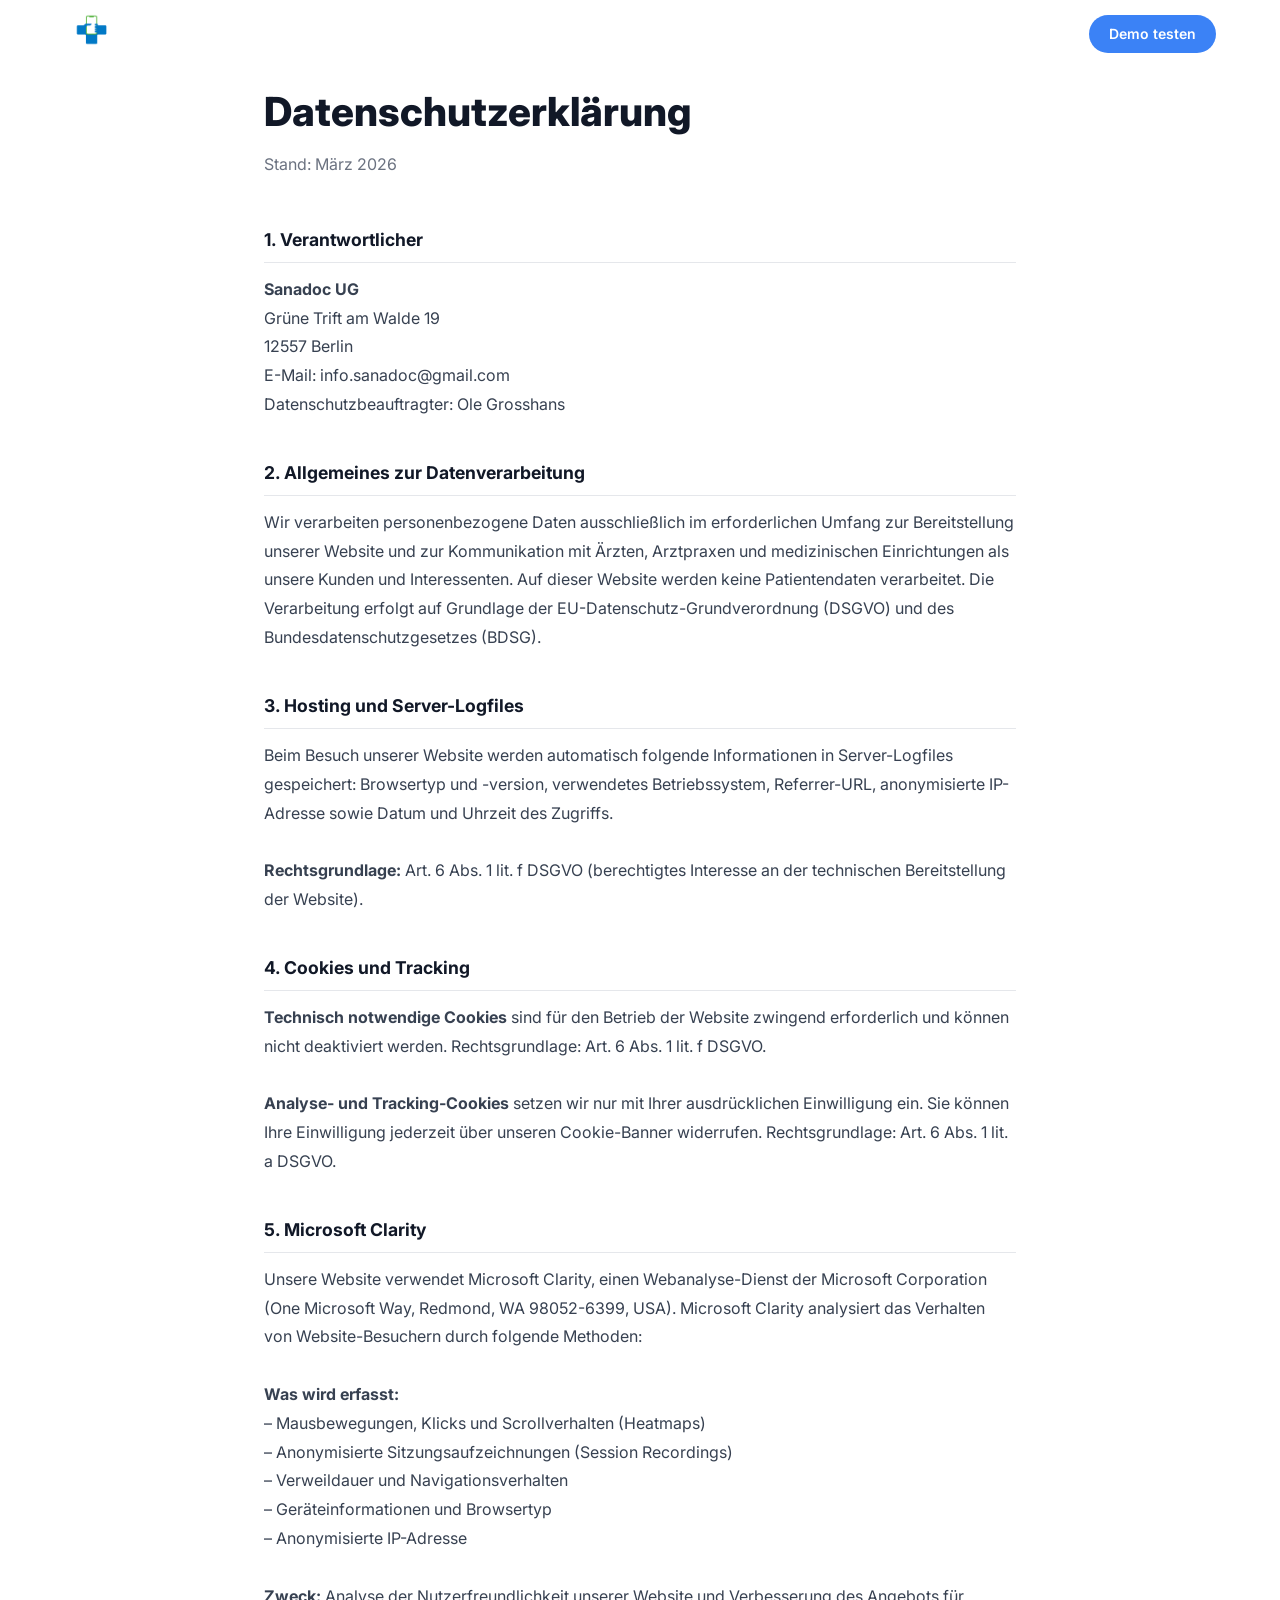
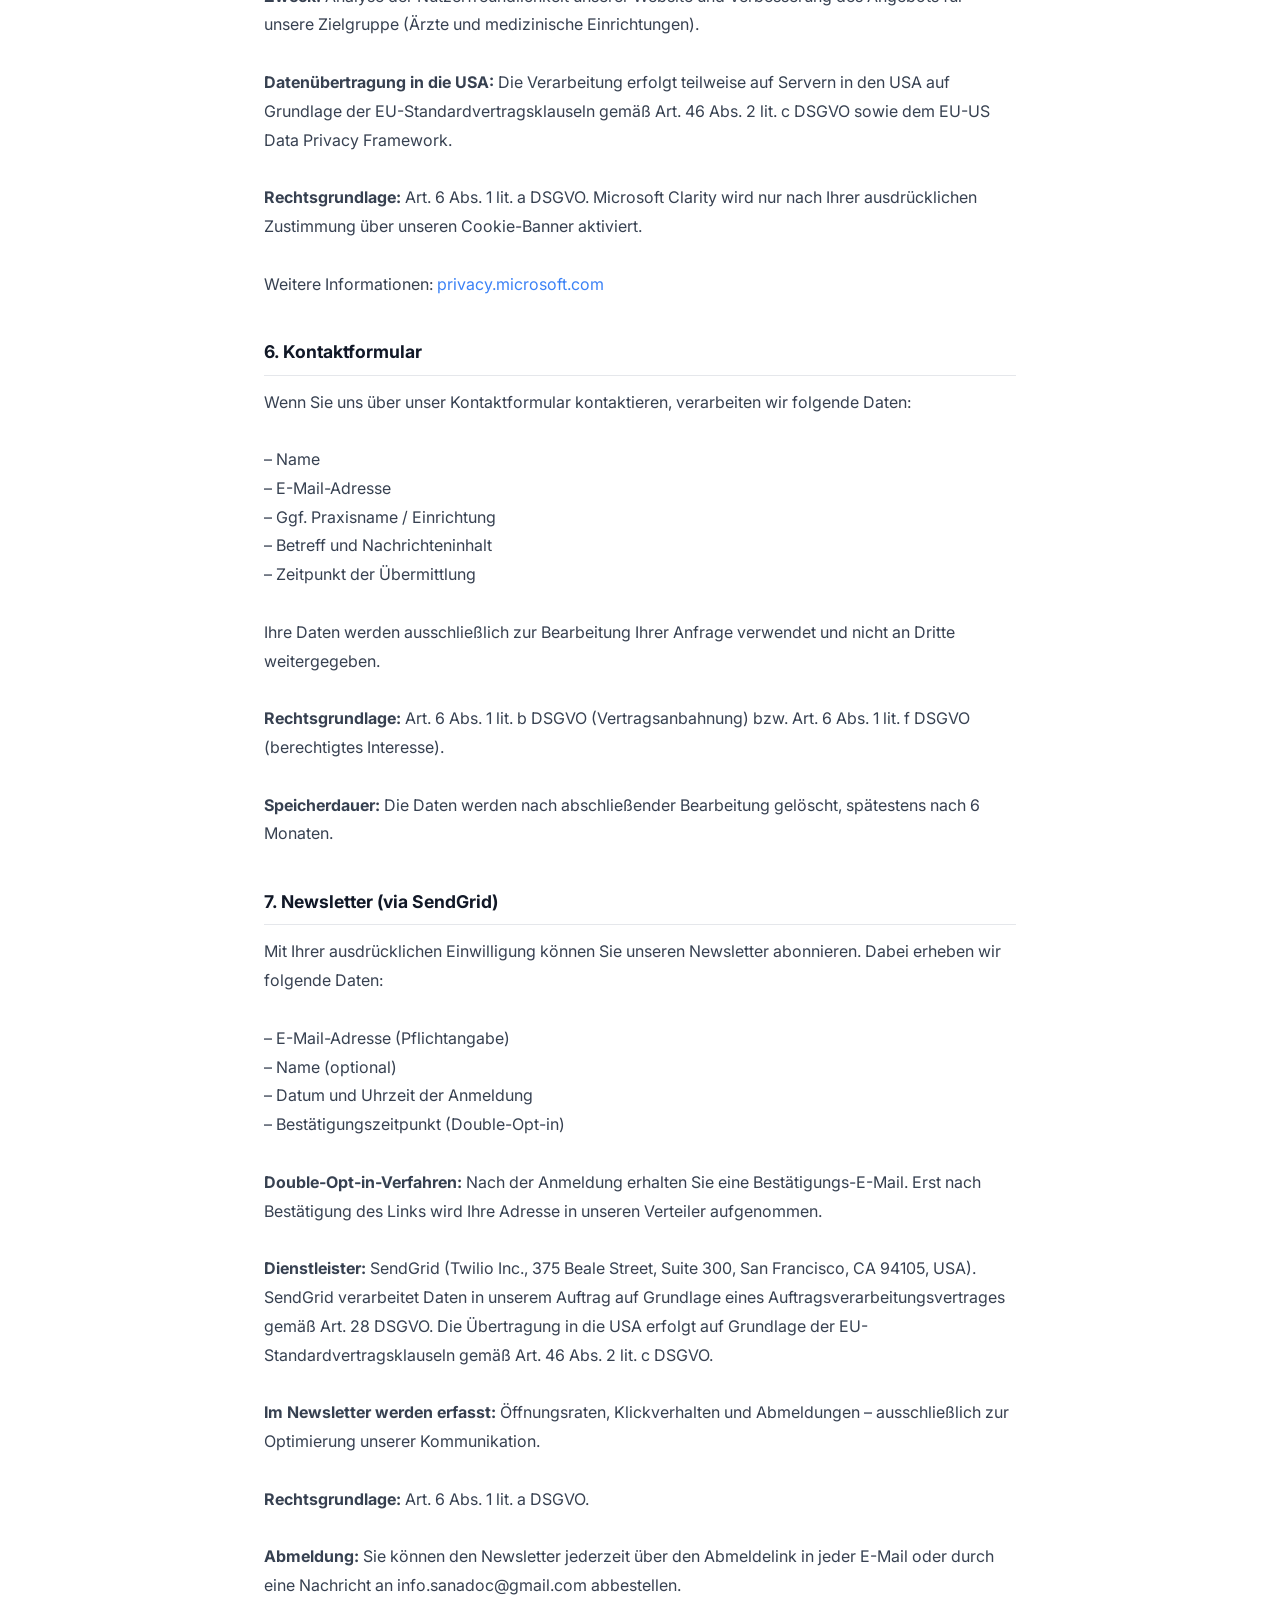
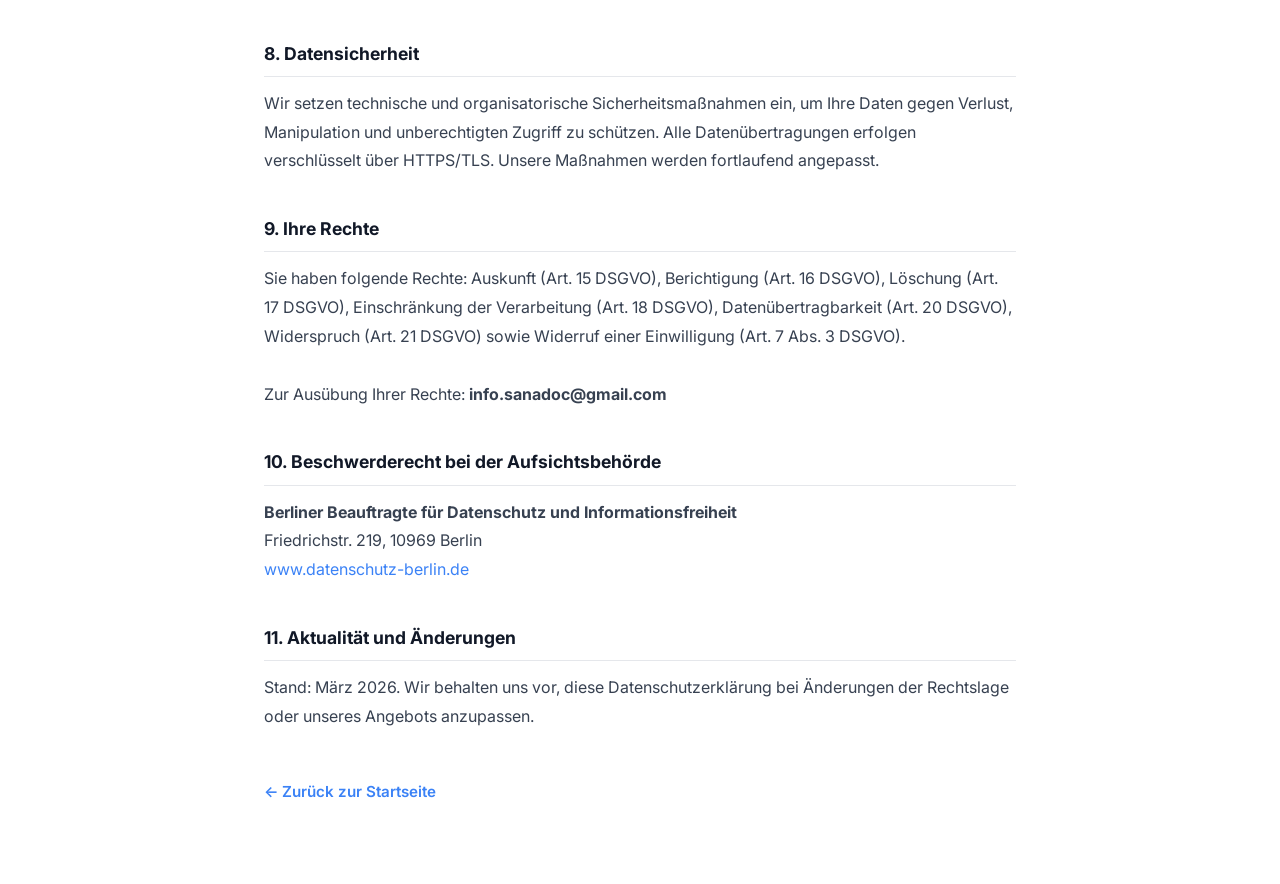
<file: datenschutz.html>
<!DOCTYPE html>
<html lang="de">
<head>
  <meta charset="UTF-8" />
  <meta name="viewport" content="width=device-width, initial-scale=1.0" />
  <title>Datenschutzerklärung – Sanadoc</title>
  <link rel="preconnect" href="https://fonts.googleapis.com" />
  <link rel="preconnect" href="https://fonts.gstatic.com" crossorigin />
  <link href="https://fonts.googleapis.com/css2?family=Inter:wght@400;500;600;700;800&display=swap" rel="stylesheet" />
  <link rel="stylesheet" href="css/reset.css" />
  <link rel="stylesheet" href="css/variables.css" />
  <link rel="stylesheet" href="css/styles.css" />
</head>
<body>

  <!-- NAVBAR -->
  <header class="navbar" id="navbar">
    <div class="navbar__inner">
      <a href="index.html" class="navbar__logo" aria-label="Sanadoc Startseite">
        <img src="assets/images/Logo%20Transparent.png"
             alt="Sanadoc Logo" class="logo-icon" />
        <span class="logo-text">Sanadoc</span>
      </a>
      <nav class="navbar__nav" aria-label="Hauptnavigation">
        <a href="index.html#produkt" class="navbar__link">Produkt</a>
        <a href="index.html#preise" class="navbar__link">Preise</a>
        <a href="index.html#rechner" class="navbar__link">Rechner</a>
        <a href="index.html#datenschutz" class="navbar__link">Datenschutz</a>
        <a href="index.html#ueber-uns" class="navbar__link">Über uns</a>
        <a href="index.html#faq" class="navbar__link">FAQ</a>
      </nav>
      <div class="navbar__actions">
        <a href="index.html#kontakt" class="btn btn--primary btn--sm">
          Demo testen
        </a>
      </div>
    </div>
  </header>

  <main>
    <section style="max-width:800px; margin:0 auto; padding:80px 24px;">

      <h1 style="font-size:2.5rem; font-weight:800; color:#111827;
                 margin-bottom:8px;">Datenschutzerklärung</h1>
      <p style="color:#6B7280; margin-bottom:48px;">
        Stand: März 2026
      </p>

      <div style="display:flex; flex-direction:column; gap:40px;">

        <div>
          <h2 style="font-size:1.1rem; font-weight:700; color:#111827;
                     margin-bottom:12px; padding-bottom:8px;
                     border-bottom:1px solid #E5E7EB;">
            1. Verantwortlicher
          </h2>
          <p style="color:#374151; line-height:1.8;">
            <strong>Sanadoc UG</strong><br/>
            Grüne Trift am Walde 19<br/>
            12557 Berlin<br/>
            E-Mail: info.sanadoc@gmail.com<br/>
            Datenschutzbeauftragter: Ole Grosshans
          </p>
        </div>

        <div>
          <h2 style="font-size:1.1rem; font-weight:700; color:#111827;
                     margin-bottom:12px; padding-bottom:8px;
                     border-bottom:1px solid #E5E7EB;">
            2. Allgemeines zur Datenverarbeitung
          </h2>
          <p style="color:#374151; line-height:1.8;">
            Wir verarbeiten personenbezogene Daten ausschließlich im erforderlichen Umfang zur Bereitstellung unserer Website und zur Kommunikation mit Ärzten, Arztpraxen und medizinischen Einrichtungen als unsere Kunden und Interessenten. Auf dieser Website werden keine Patientendaten verarbeitet. Die Verarbeitung erfolgt auf Grundlage der EU-Datenschutz-Grundverordnung (DSGVO) und des Bundesdatenschutzgesetzes (BDSG).
          </p>
        </div>

        <div>
          <h2 style="font-size:1.1rem; font-weight:700; color:#111827;
                     margin-bottom:12px; padding-bottom:8px;
                     border-bottom:1px solid #E5E7EB;">
            3. Hosting und Server-Logfiles
          </h2>
          <p style="color:#374151; line-height:1.8;">
            Beim Besuch unserer Website werden automatisch folgende Informationen in Server-Logfiles gespeichert: Browsertyp und -version, verwendetes Betriebssystem, Referrer-URL, anonymisierte IP-Adresse sowie Datum und Uhrzeit des Zugriffs.<br/><br/>
            <strong>Rechtsgrundlage:</strong> Art. 6 Abs. 1 lit. f DSGVO (berechtigtes Interesse an der technischen Bereitstellung der Website).
          </p>
        </div>

        <div>
          <h2 style="font-size:1.1rem; font-weight:700; color:#111827;
                     margin-bottom:12px; padding-bottom:8px;
                     border-bottom:1px solid #E5E7EB;">
            4. Cookies und Tracking
          </h2>
          <p style="color:#374151; line-height:1.8;">
            <strong>Technisch notwendige Cookies</strong> sind für den Betrieb der Website zwingend erforderlich und können nicht deaktiviert werden. Rechtsgrundlage: Art. 6 Abs. 1 lit. f DSGVO.<br/><br/>
            <strong>Analyse- und Tracking-Cookies</strong> setzen wir nur mit Ihrer ausdrücklichen Einwilligung ein. Sie können Ihre Einwilligung jederzeit über unseren Cookie-Banner widerrufen. Rechtsgrundlage: Art. 6 Abs. 1 lit. a DSGVO.
          </p>
        </div>

        <div>
          <h2 style="font-size:1.1rem; font-weight:700; color:#111827;
                     margin-bottom:12px; padding-bottom:8px;
                     border-bottom:1px solid #E5E7EB;">
            5. Microsoft Clarity
          </h2>
          <p style="color:#374151; line-height:1.8;">
            Unsere Website verwendet Microsoft Clarity, einen Webanalyse-Dienst der Microsoft Corporation (One Microsoft Way, Redmond, WA 98052-6399, USA). Microsoft Clarity analysiert das Verhalten von Website-Besuchern durch folgende Methoden:<br/><br/>
            <strong>Was wird erfasst:</strong><br/>
            – Mausbewegungen, Klicks und Scrollverhalten (Heatmaps)<br/>
            – Anonymisierte Sitzungsaufzeichnungen (Session Recordings)<br/>
            – Verweildauer und Navigationsverhalten<br/>
            – Geräteinformationen und Browsertyp<br/>
            – Anonymisierte IP-Adresse<br/><br/>
            <strong>Zweck:</strong> Analyse der Nutzerfreundlichkeit unserer Website und Verbesserung des Angebots für unsere Zielgruppe (Ärzte und medizinische Einrichtungen).<br/><br/>
            <strong>Datenübertragung in die USA:</strong> Die Verarbeitung erfolgt teilweise auf Servern in den USA auf Grundlage der EU-Standardvertragsklauseln gemäß Art. 46 Abs. 2 lit. c DSGVO sowie dem EU-US Data Privacy Framework.<br/><br/>
            <strong>Rechtsgrundlage:</strong> Art. 6 Abs. 1 lit. a DSGVO. Microsoft Clarity wird nur nach Ihrer ausdrücklichen Zustimmung über unseren Cookie-Banner aktiviert.<br/><br/>
            Weitere Informationen: <a href="https://privacy.microsoft.com/de-de/privacystatement" style="color:#3B82F6;">privacy.microsoft.com</a>
          </p>
        </div>

        <div>
          <h2 style="font-size:1.1rem; font-weight:700; color:#111827;
                     margin-bottom:12px; padding-bottom:8px;
                     border-bottom:1px solid #E5E7EB;">
            6. Kontaktformular
          </h2>
          <p style="color:#374151; line-height:1.8;">
            Wenn Sie uns über unser Kontaktformular kontaktieren, verarbeiten wir folgende Daten:<br/><br/>
            – Name<br/>
            – E-Mail-Adresse<br/>
            – Ggf. Praxisname / Einrichtung<br/>
            – Betreff und Nachrichteninhalt<br/>
            – Zeitpunkt der Übermittlung<br/><br/>
            Ihre Daten werden ausschließlich zur Bearbeitung Ihrer Anfrage verwendet und nicht an Dritte weitergegeben.<br/><br/>
            <strong>Rechtsgrundlage:</strong> Art. 6 Abs. 1 lit. b DSGVO (Vertragsanbahnung) bzw. Art. 6 Abs. 1 lit. f DSGVO (berechtigtes Interesse).<br/><br/>
            <strong>Speicherdauer:</strong> Die Daten werden nach abschließender Bearbeitung gelöscht, spätestens nach 6 Monaten.
          </p>
        </div>

        <div>
          <h2 style="font-size:1.1rem; font-weight:700; color:#111827;
                     margin-bottom:12px; padding-bottom:8px;
                     border-bottom:1px solid #E5E7EB;">
            7. Newsletter (via SendGrid)
          </h2>
          <p style="color:#374151; line-height:1.8;">
            Mit Ihrer ausdrücklichen Einwilligung können Sie unseren Newsletter abonnieren. Dabei erheben wir folgende Daten:<br/><br/>
            – E-Mail-Adresse (Pflichtangabe)<br/>
            – Name (optional)<br/>
            – Datum und Uhrzeit der Anmeldung<br/>
            – Bestätigungszeitpunkt (Double-Opt-in)<br/><br/>
            <strong>Double-Opt-in-Verfahren:</strong> Nach der Anmeldung erhalten Sie eine Bestätigungs-E-Mail. Erst nach Bestätigung des Links wird Ihre Adresse in unseren Verteiler aufgenommen.<br/><br/>
            <strong>Dienstleister:</strong> SendGrid (Twilio Inc., 375 Beale Street, Suite 300, San Francisco, CA 94105, USA). SendGrid verarbeitet Daten in unserem Auftrag auf Grundlage eines Auftragsverarbeitungsvertrages gemäß Art. 28 DSGVO. Die Übertragung in die USA erfolgt auf Grundlage der EU-Standardvertragsklauseln gemäß Art. 46 Abs. 2 lit. c DSGVO.<br/><br/>
            <strong>Im Newsletter werden erfasst:</strong> Öffnungsraten, Klickverhalten und Abmeldungen – ausschließlich zur Optimierung unserer Kommunikation.<br/><br/>
            <strong>Rechtsgrundlage:</strong> Art. 6 Abs. 1 lit. a DSGVO.<br/><br/>
            <strong>Abmeldung:</strong> Sie können den Newsletter jederzeit über den Abmeldelink in jeder E-Mail oder durch eine Nachricht an info.sanadoc@gmail.com abbestellen.
          </p>
        </div>

        <div>
          <h2 style="font-size:1.1rem; font-weight:700; color:#111827;
                     margin-bottom:12px; padding-bottom:8px;
                     border-bottom:1px solid #E5E7EB;">
            8. Datensicherheit
          </h2>
          <p style="color:#374151; line-height:1.8;">
            Wir setzen technische und organisatorische Sicherheitsmaßnahmen ein, um Ihre Daten gegen Verlust, Manipulation und unberechtigten Zugriff zu schützen. Alle Datenübertragungen erfolgen verschlüsselt über HTTPS/TLS. Unsere Maßnahmen werden fortlaufend angepasst.
          </p>
        </div>

        <div>
          <h2 style="font-size:1.1rem; font-weight:700; color:#111827;
                     margin-bottom:12px; padding-bottom:8px;
                     border-bottom:1px solid #E5E7EB;">
            9. Ihre Rechte
          </h2>
          <p style="color:#374151; line-height:1.8;">
            Sie haben folgende Rechte: Auskunft (Art. 15 DSGVO), Berichtigung (Art. 16 DSGVO), Löschung (Art. 17 DSGVO), Einschränkung der Verarbeitung (Art. 18 DSGVO), Datenübertragbarkeit (Art. 20 DSGVO), Widerspruch (Art. 21 DSGVO) sowie Widerruf einer Einwilligung (Art. 7 Abs. 3 DSGVO).<br/><br/>
            Zur Ausübung Ihrer Rechte: <strong>info.sanadoc@gmail.com</strong>
          </p>
        </div>

        <div>
          <h2 style="font-size:1.1rem; font-weight:700; color:#111827;
                     margin-bottom:12px; padding-bottom:8px;
                     border-bottom:1px solid #E5E7EB;">
            10. Beschwerderecht bei der Aufsichtsbehörde
          </h2>
          <p style="color:#374151; line-height:1.8;">
            <strong>Berliner Beauftragte für Datenschutz und Informationsfreiheit</strong><br/>
            Friedrichstr. 219, 10969 Berlin<br/>
            <a href="https://www.datenschutz-berlin.de" style="color:#3B82F6;">www.datenschutz-berlin.de</a>
          </p>
        </div>

        <div>
          <h2 style="font-size:1.1rem; font-weight:700; color:#111827;
                     margin-bottom:12px; padding-bottom:8px;
                     border-bottom:1px solid #E5E7EB;">
            11. Aktualität und Änderungen
          </h2>
          <p style="color:#374151; line-height:1.8;">
            Stand: März 2026. Wir behalten uns vor, diese Datenschutzerklärung bei Änderungen der Rechtslage oder unseres Angebots anzupassen.
          </p>
        </div>

      </div>

      <div style="margin-top:48px;">
        <a href="index.html"
           style="display:inline-flex; align-items:center; gap:8px;
                  color:#3B82F6; font-weight:600; text-decoration:none;
                  font-size:0.95rem;">
          ← Zurück zur Startseite
        </a>
      </div>

    </section>
  </main>

  <script src="js/main.js"></script>
</body>
</html>
</file>
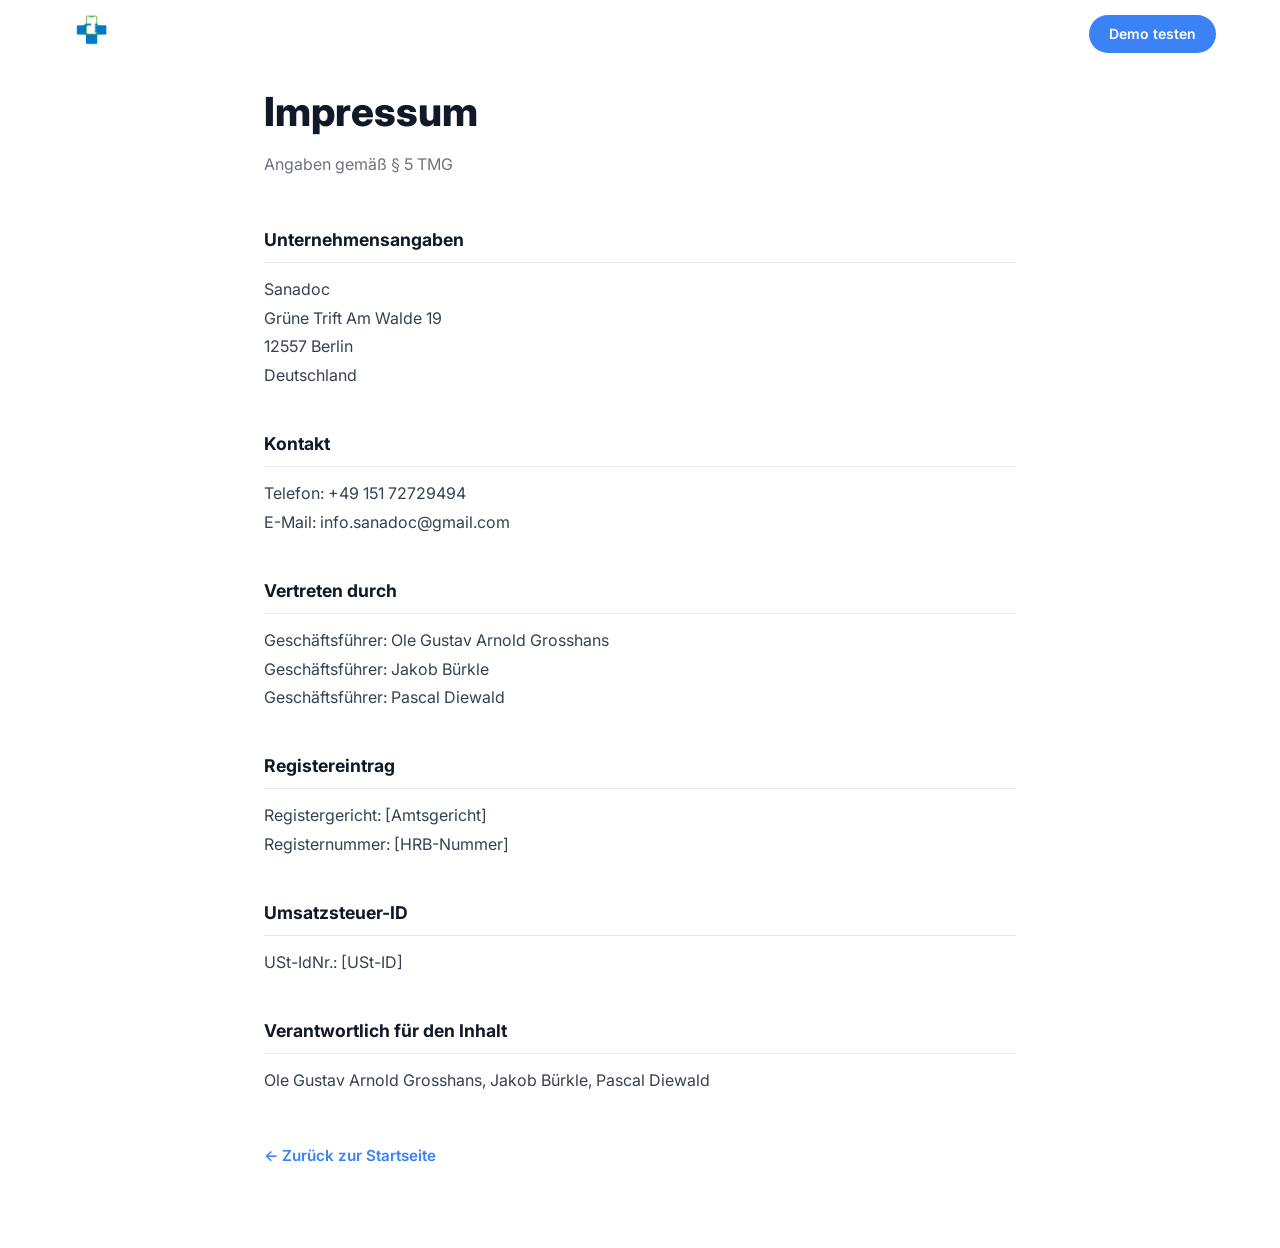
<file: impressum.html>
<!DOCTYPE html>
<html lang="de">
<head>
  <meta charset="UTF-8" />
  <meta name="viewport" content="width=device-width, initial-scale=1.0" />
  <title>Impressum – Sanadoc</title>
  <link rel="preconnect" href="https://fonts.googleapis.com" />
  <link rel="preconnect" href="https://fonts.gstatic.com" crossorigin />
  <link href="https://fonts.googleapis.com/css2?family=Inter:wght@400;500;600;700;800&display=swap" rel="stylesheet" />
  <link rel="stylesheet" href="css/reset.css" />
  <link rel="stylesheet" href="css/variables.css" />
  <link rel="stylesheet" href="css/styles.css" />
</head>
<body>

  <!-- NAVBAR (identisch zur index.html) -->
  <header class="navbar" id="navbar">
    <div class="navbar__inner">
      <a href="index.html" class="navbar__logo" aria-label="Sanadoc Startseite">
        <img src="assets/images/Logo%20Transparent.png"
             alt="Sanadoc Logo" class="logo-icon" />
        <span class="logo-text">Sanadoc</span>
      </a>
      <nav class="navbar__nav" aria-label="Hauptnavigation">
        <a href="index.html#produkt" class="navbar__link">Produkt</a>
        <a href="index.html#preise" class="navbar__link">Preise</a>
        <a href="index.html#rechner" class="navbar__link">Rechner</a>
        <a href="index.html#datenschutz" class="navbar__link">Datenschutz</a>
        <a href="index.html#ueber-uns" class="navbar__link">Über uns</a>
        <a href="index.html#faq" class="navbar__link">FAQ</a>
      </nav>
      <div class="navbar__actions">
        <a href="index.html#kontakt" class="btn btn--primary btn--sm">
          Demo testen
        </a>
      </div>
    </div>
  </header>

  <main>
    <section style="max-width:800px; margin:0 auto; padding:80px 24px;">

      <h1 style="font-size:2.5rem; font-weight:800; color:#111827;
                 margin-bottom:8px;">Impressum</h1>
      <p style="color:#6B7280; margin-bottom:48px;">
        Angaben gemäß § 5 TMG
      </p>

      <div style="display:flex; flex-direction:column; gap:40px;">

        <div>
          <h2 style="font-size:1.1rem; font-weight:700; color:#111827;
                     margin-bottom:12px; padding-bottom:8px;
                     border-bottom:1px solid #E5E7EB;">
            Unternehmensangaben
          </h2>
          <p style="color:#374151; line-height:1.8;">
            Sanadoc<br/>
            Grüne Trift Am Walde 19<br/>
            12557 Berlin<br/>
            Deutschland
          </p>
        </div>

        <div>
          <h2 style="font-size:1.1rem; font-weight:700; color:#111827;
                     margin-bottom:12px; padding-bottom:8px;
                     border-bottom:1px solid #E5E7EB;">
            Kontakt
          </h2>
          <p style="color:#374151; line-height:1.8;">
            Telefon: +49 151 72729494<br/>
            E-Mail: info.sanadoc@gmail.com
          </p>
        </div>

        <div>
          <h2 style="font-size:1.1rem; font-weight:700; color:#111827;
                     margin-bottom:12px; padding-bottom:8px;
                     border-bottom:1px solid #E5E7EB;">
            Vertreten durch
          </h2>
          <p style="color:#374151; line-height:1.8;">
            Geschäftsführer: Ole Gustav Arnold Grosshans<br/>
            Geschäftsführer: Jakob Bürkle<br/>
            Geschäftsführer: Pascal Diewald
          </p>
        </div>

        <div>
          <h2 style="font-size:1.1rem; font-weight:700; color:#111827;
                     margin-bottom:12px; padding-bottom:8px;
                     border-bottom:1px solid #E5E7EB;">
            Registereintrag
          </h2>
          <p style="color:#374151; line-height:1.8;">
            Registergericht: [Amtsgericht]<br/>
            Registernummer: [HRB-Nummer]
          </p>
        </div>

        <div>
          <h2 style="font-size:1.1rem; font-weight:700; color:#111827;
                     margin-bottom:12px; padding-bottom:8px;
                     border-bottom:1px solid #E5E7EB;">
            Umsatzsteuer-ID
          </h2>
          <p style="color:#374151; line-height:1.8;">
            USt-IdNr.: [USt-ID]
          </p>
        </div>

        <div>
          <h2 style="font-size:1.1rem; font-weight:700; color:#111827;
                     margin-bottom:12px; padding-bottom:8px;
                     border-bottom:1px solid #E5E7EB;">
            Verantwortlich für den Inhalt
          </h2>
          <p style="color:#374151; line-height:1.8;">
            Ole Gustav Arnold Grosshans, Jakob Bürkle, Pascal Diewald
          </p>
        </div>

      </div>

      <div style="margin-top:48px;">
        <a href="index.html"
           style="display:inline-flex; align-items:center; gap:8px;
                  color:#3B82F6; font-weight:600; text-decoration:none;
                  font-size:0.95rem;">
          ← Zurück zur Startseite
        </a>
      </div>

    </section>
  </main>

  <script src="js/main.js"></script>
</body>
</html>
</file>
<file: css/variables.css>
/* ============================================
   DESIGN TOKENS — Sanadoc
   ============================================ */

:root {
  /* Colors */
  --color-primary: #3B82F6;
  --color-primary-dark: #2563EB;
  --color-primary-light: #EFF6FF;
  --color-bg: #FFFFFF;
  --color-bg-section: #EEF4FB;
  --color-text: #111827;
  --color-text-muted: #6B7280;
  --color-border: #E5E7EB;
  --color-star: #F59E0B;

  /* Typography */
  --font-family: 'Inter', sans-serif;
  --font-size-xs: 0.75rem;
  --font-size-sm: 0.875rem;
  --font-size-base: 1rem;
  --font-size-lg: 1.125rem;
  --font-size-xl: 1.25rem;
  --font-size-2xl: 1.5rem;
  --font-size-3xl: 1.875rem;
  --font-size-4xl: 2.25rem;
  --font-size-5xl: 3rem;
  --font-size-hero: clamp(2.2rem, 5vw, 3.5rem);

  /* Font Weights */
  --font-weight-normal: 400;
  --font-weight-medium: 500;
  --font-weight-semibold: 600;
  --font-weight-bold: 700;
  --font-weight-extrabold: 800;

  /* Border Radius */
  --radius-sm: 6px;
  --radius-md: 12px;
  --radius-lg: 20px;
  --radius-full: 9999px;

  /* Shadows */
  --shadow-sm: 0 1px 3px rgba(0,0,0,0.08);
  --shadow-md: 0 4px 16px rgba(0,0,0,0.10);
  --shadow-lg: 0 8px 32px rgba(0,0,0,0.12);

  /* Transitions */
  --transition: 0.2s ease;

  /* Layout */
  --max-width: 1200px;
  --section-padding: 80px 24px;
}
</file>
<file: css/styles.css>
/* ============================================
   STYLES.CSS — Sanadoc
   ============================================ */

/* ---------- Logo ---------- */
.logo-icon {
  width: 56px;
  height: 56px;
  object-fit: contain;
  display: block;
}

/* ---------- Base ---------- */
body {
  font-family: var(--font-family);
  background-color: var(--color-bg);
  color: var(--color-text);
  font-size: var(--font-size-base);
  line-height: 1.6;
}

.container {
  max-width: var(--max-width);
  margin: 0 auto;
  padding: 0 24px;
}

/* ---------- Buttons ---------- */
.btn {
  display: inline-flex;
  align-items: center;
  justify-content: center;
  gap: 8px;
  padding: 12px 24px;
  border-radius: var(--radius-full);
  font-weight: var(--font-weight-semibold);
  font-size: var(--font-size-base);
  cursor: pointer;
  transition: background-color var(--transition), box-shadow var(--transition), opacity var(--transition), transform var(--transition);
  white-space: nowrap;
  border: none;
}

.btn--primary {
  background-color: var(--color-primary);
  color: #fff;
}
.btn--primary:hover {
  background-color: var(--color-primary-dark);
}
.btn--primary:focus-visible {
  outline: 3px solid var(--color-primary);
  outline-offset: 3px;
}
.btn--primary:disabled {
  opacity: 0.5;
  cursor: not-allowed;
}

.btn--white {
  background-color: #fff;
  color: var(--color-primary);
  font-weight: var(--font-weight-bold);
}
.btn--white:hover {
  background-color: #f0f0f0;
}

.btn--sm {
  padding: 8px 20px;
  font-size: var(--font-size-sm);
}
.btn--lg {
  padding: 16px 32px;
  font-size: var(--font-size-lg);
}
.btn--full {
  width: 100%;
}

/* ---------- Scroll animation ---------- */
.fade-in-up {
  opacity: 0;
  transform: translateY(30px);
  transition: opacity 0.55s ease, transform 0.55s ease;
}
.fade-in-up.visible {
  opacity: 1;
  transform: translateY(0);
}

/* ---------- Section helpers ---------- */
.section-title {
  font-size: var(--font-size-4xl);
  font-weight: var(--font-weight-extrabold);
  color: var(--color-text);
  text-align: center;
  margin-bottom: 12px;
}
.section-subtext {
  font-size: var(--font-size-base);
  color: var(--color-text-muted);
  text-align: center;
  margin-bottom: 48px;
}
.section-subtext--blue {
  color: var(--color-primary);
  font-weight: var(--font-weight-semibold);
  font-size: var(--font-size-xl);
}
.section-label {
  display: flex;
  align-items: center;
  gap: 8px;
  font-size: var(--font-size-sm);
  font-weight: var(--font-weight-medium);
  color: var(--color-text-muted);
  text-align: center;
  justify-content: center;
  margin-bottom: 12px;
}
.section-label--white {
  color: rgba(255,255,255,0.8);
  justify-content: flex-start;
}
.dot {
  display: inline-block;
  width: 8px;
  height: 8px;
  border-radius: 50%;
  background-color: var(--color-primary);
  flex-shrink: 0;
}
.dot--white {
  background-color: #fff;
}

/* ---------- Avatars ---------- */
.avatar {
  width: 48px;
  height: 48px;
  border-radius: 50%;
  object-fit: cover;
  object-position: center 20%;
  display: block;
  flex-shrink: 0;
  border: 2px solid #fff;
}
.avatar--md {
  width: 48px;
  height: 48px;
  object-fit: cover;
  object-position: center 20%;
  border-radius: 50%;
}
.avatar--small {
  width: 36px;
  height: 36px;
  object-fit: cover;
  object-position: center 20%;
  border-radius: 50%;
}

.avatar-group {
  display: flex;
}
.avatar-group .avatar:not(:first-child) {
  margin-left: -10px;
}

/* ---------- Stars ---------- */
.stars span {
  color: var(--color-star);
  font-size: var(--font-size-lg);
  letter-spacing: 2px;
}
.stars .star-empty {
  color: #D1D5DB;
}
.stars--gold span {
  font-size: var(--font-size-3xl);
}

/* ============================================
   NAVBAR
   ============================================ */
.navbar {
  position: fixed;
  top: 0;
  left: 0;
  right: 0;
  z-index: 1000;
  background-color: transparent;
  transition: box-shadow var(--transition), backdrop-filter var(--transition), background-color var(--transition);
}
.navbar.scrolled {
  position: fixed;
  box-shadow: var(--shadow-md);
  backdrop-filter: blur(8px);
  background-color: rgba(255,255,255,0.95);
}
.navbar__inner {
  max-width: var(--max-width);
  margin: 0 auto;
  padding: 0 24px;
  height: 68px;
  display: flex;
  align-items: center;
  gap: 32px;
}

.navbar__logo {
  display: flex;
  align-items: center;
  gap: 10px;
  text-decoration: none;
  flex-shrink: 0;
}
.logo-text {
  font-size: var(--font-size-xl);
  font-weight: var(--font-weight-bold);
  color: white;
}
.navbar.scrolled .logo-text {
  color: var(--color-text);
}

.navbar__nav {
  display: flex;
  align-items: center;
  gap: 20px;
  list-style: none;
  margin: 0;
  padding: 0;
  overflow: visible;
  flex-wrap: nowrap;
  flex: 1;
  justify-content: center;
}
.navbar__link {
  font-size: 0.875rem;
  font-weight: 500;
  color: white;
  text-decoration: none;
  white-space: nowrap;
  display: inline-block;
  visibility: visible !important;
  opacity: 1 !important;
}
.navbar__link:hover {
  color: white;
  text-decoration: none;
  border-bottom: 2px solid #3B82F6;
  padding-bottom: 2px;
}
.navbar__link.active {
  border-bottom: 2px solid #3B82F6;
  padding-bottom: 2px;
}
.navbar.scrolled .navbar__link {
  color: #374151;
}
.navbar.scrolled .navbar__link:hover {
  color: #3B82F6;
  border-bottom: 2px solid #3B82F6;
}
.navbar__link:focus-visible {
  outline: 2px solid var(--color-primary);
  outline-offset: 4px;
  border-radius: 4px;
}

.navbar__actions {
  display: flex;
  align-items: center;
  gap: 12px;
  flex-shrink: 0;
}

/* Hamburger */
.hamburger {
  display: none;
  flex-direction: column;
  gap: 5px;
  padding: 6px;
  cursor: pointer;
  background: none;
  border: none;
}
.hamburger__bar {
  display: block;
  width: 24px;
  height: 2px;
  background-color: var(--color-text);
  border-radius: 2px;
  transition: transform var(--transition), opacity var(--transition);
}

/* Mobile nav open state */
.navbar__nav.open {
  display: flex;
  flex-direction: column;
  position: absolute;
  top: 68px;
  left: 0;
  right: 0;
  background-color: var(--color-bg);
  padding: 16px 24px 24px;
  box-shadow: var(--shadow-md);
  gap: 0;
  animation: slideDown 0.25s ease forwards;
}
.navbar__nav.open .navbar__link {
  padding: 12px 0;
  border-bottom: 1px solid var(--color-border);
}
.navbar__nav.open .navbar__link:last-child {
  border-bottom: none;
}

@keyframes slideDown {
  from { opacity: 0; transform: translateY(-10px); }
  to   { opacity: 1; transform: translateY(0); }
}

/* ============================================
   HERO
   ============================================ */
.hero {
  padding: 80px 0 80px;
  overflow: hidden;
}
.hero__grid {
  display: grid;
  grid-template-columns: 1fr 1fr;
  gap: 64px;
  align-items: center;
}
.hero__headline {
  font-size: var(--font-size-hero);
  font-weight: 700;
  letter-spacing: -0.01em;
  line-height: 1.15;
  margin-bottom: 20px;
  color: #111827;
}
.hero__subtext {
  font-size: var(--font-size-lg);
  color: var(--color-text-muted);
  margin-bottom: 32px;
  line-height: 1.7;
}
.hero .btn--lg,
.hero__content .btn--lg {
  padding: 14px 28px;
  font-size: 1rem;
  font-weight: 600;
}

.hero__social-proof {
  display: flex;
  align-items: center;
  gap: 14px;
  margin-top: 28px;
}
.hero__social-text {
  display: flex;
  flex-direction: column;
  font-size: var(--font-size-sm);
  color: var(--color-text-muted);
}
.hero__social-text strong {
  color: var(--color-text);
  font-weight: var(--font-weight-semibold);
  font-size: var(--font-size-base);
}

/* Hero image placeholder */
.hero__image-placeholder {
  position: relative;
  width: 100%;
  aspect-ratio: 4/3;
  background: linear-gradient(135deg, #E2E8F0 0%, #CBD5E1 100%);
  border-radius: var(--radius-lg);
  overflow: hidden;
  display: flex;
  align-items: center;
  justify-content: center;
}
.hero__image-inner {
  display: flex;
  align-items: center;
  justify-content: center;
  opacity: 0.6;
}

/* ============================================
   3-SCHRITTE SECTION
   ============================================ */
.steps {
  background-color: var(--color-bg-section);
  padding: var(--section-padding);
}
.steps .section-title {
  margin-bottom: 56px;
}
.steps__grid {
  display: grid;
  grid-template-columns: 1fr auto 1fr auto 1fr;
  gap: 0 16px;
  align-items: start;
}
.step {
  text-align: center;
  padding: 0 16px;
}
.step__icon-wrapper {
  position: relative;
  width: 160px;
  height: 90px;
  margin: 0 auto 24px;
}

.step__pill {
  position: absolute;
  bottom: 0;
  left: 50%;
  transform: translateX(-50%);
  width: 120px;
  height: 45px;
  background: #3B82F6;
  border-radius: 50px;
}

.step__icon {
  position: absolute;
  top: 0;
  left: 50%;
  transform: translateX(-50%);
  z-index: 1;
  transition: transform 0.25s ease;
}

.step__icon svg {
  width: 72px;
  height: 72px;
}

/* HOVER EFFEKT – Icon springt hoch */
.step__icon-wrapper:hover .step__icon {
  transform: translateX(-50%) translateY(-10px);
}
.step__title {
  font-size: var(--font-size-lg);
  font-weight: var(--font-weight-bold);
  color: var(--color-text);
  margin-bottom: 12px;
  line-height: 1.3;
  min-height: 60px;
  display: flex;
  align-items: flex-end;
  justify-content: center;
  text-align: center;
}
.step__text {
  font-size: var(--font-size-sm);
  color: var(--color-text-muted);
  line-height: 1.7;
}
.step__arrow {
  display: flex;
  align-items: center;
  padding-top: 20px;
  flex-shrink: 0;
}

/* ============================================
   DATENSCHUTZ & SICHERHEIT
   ============================================ */
.security {
  padding: var(--section-padding);
}
.security__grid {
  display: grid;
  grid-template-columns: 1fr 1fr;
  gap: 64px;
  align-items: start;
}
.security__title {
  font-size: var(--font-size-4xl);
  font-weight: var(--font-weight-extrabold);
  margin-bottom: 16px;
}
.security__subtext {
  color: var(--color-text-muted);
  margin-bottom: 36px;
  font-size: var(--font-size-base);
  line-height: 1.6;
}
.security__features {
  display: flex;
  flex-direction: column;
  gap: 24px;
  margin-bottom: 36px;
}
.security__feature {
  display: flex;
  gap: 16px;
  align-items: flex-start;
}
.security__feature-icon {
  width: 40px;
  height: 40px;
  border-radius: 50%;
  border: 1.5px solid var(--color-border);
  display: flex;
  align-items: center;
  justify-content: center;
  flex-shrink: 0;
  background-color: #fff;
}
.security__feature-icon svg *[stroke] {
  stroke: #3B82F6;
}
.security__feature-title {
  font-size: var(--font-size-base);
  font-weight: var(--font-weight-semibold);
  margin-bottom: 4px;
}
.security__feature-text {
  font-size: var(--font-size-sm);
  color: var(--color-text-muted);
  line-height: 1.6;
}

/* Security visual */
.security__visual {
  position: relative;
}
.security__image-placeholder {
  width: 100%;
  aspect-ratio: 4/3;
  background: linear-gradient(135deg, #E2E8F0 0%, #CBD5E1 100%);
  border-radius: var(--radius-lg);
  display: flex;
  align-items: center;
  justify-content: center;
  overflow: hidden;
}
.security__image-inner {
  opacity: 0.6;
}
.security__testimonial-card {
  position: absolute;
  bottom: -24px;
  left: 24px;
  right: 24px;
  background: #fff;
  border-radius: var(--radius-md);
  padding: 20px;
  box-shadow: var(--shadow-lg);
}
.security__testimonial-label {
  font-size: var(--font-size-sm);
  font-weight: var(--font-weight-semibold);
  margin-bottom: 4px;
}
.security__testimonial-sub {
  font-size: var(--font-size-xs);
  color: var(--color-text-muted);
  margin-bottom: 16px;
  line-height: 1.5;
}
.security__testimonials {
  display: flex;
  flex-direction: column;
  gap: 12px;
}
.security__testimonial-row {
  display: flex;
  gap: 10px;
  align-items: flex-start;
  font-size: var(--font-size-xs);
}
.security__testimonial-row strong {
  display: block;
  font-weight: var(--font-weight-semibold);
  margin-bottom: 2px;
  font-size: var(--font-size-sm);
}
.security__testimonial-row p {
  color: var(--color-text-muted);
  line-height: 1.4;
}

/* ============================================
   APP DEMO + MISSION/VISION
   ============================================ */
.app-demo {
  padding: var(--section-padding);
  background-color: var(--color-bg);
}
.app-demo__grid {
  display: grid;
  grid-template-columns: 1fr 1fr;
  gap: 64px;
  align-items: center;
}
.app-demo__title {
  font-size: var(--font-size-4xl);
  font-weight: var(--font-weight-extrabold);
  margin-bottom: 36px;
  line-height: 1.2;
}
.mission-item {
  display: flex;
  gap: 16px;
  align-items: flex-start;
  margin-bottom: 28px;
}
.mission-icon {
  width: 36px;
  height: 36px;
  border-radius: var(--radius-sm);
  display: flex;
  align-items: center;
  justify-content: center;
  flex-shrink: 0;
  margin-top: 2px;
}
.mission-icon--blue { background-color: var(--color-primary); }
.mission-icon--star { background-color: var(--color-primary-dark); }
.mission-title {
  font-size: var(--font-size-lg);
  font-weight: var(--font-weight-bold);
  margin-bottom: 8px;
}
.mission-text {
  color: var(--color-text-muted);
  font-size: var(--font-size-base);
  line-height: 1.65;
}

/* --- UI Mockup --- */
.app-mockup {
  width: 100%;
}
.mockup-window {
  background: #fff;
  border-radius: var(--radius-md);
  box-shadow: var(--shadow-lg);
  border: 1px solid var(--color-border);
  overflow: hidden;
  font-size: 11px;
}
.mockup-nav {
  display: flex;
  align-items: center;
  justify-content: space-between;
  padding: 10px 16px;
  border-bottom: 1px solid var(--color-border);
  background: #fff;
}
.mockup-logo {
  display: flex;
  align-items: center;
  gap: 6px;
  font-weight: 700;
  font-size: 12px;
  color: var(--color-text);
}
.mockup-nav-links {
  display: flex;
  gap: 16px;
  color: var(--color-text-muted);
  font-size: 10px;
}

.mockup-body {
  display: grid;
  grid-template-columns: 1fr 1fr;
  min-height: 280px;
}
.mockup-panel {
  padding: 0;
  border-right: 1px solid var(--color-border);
}
.mockup-panel--right {
  border-right: none;
}
.mockup-panel-header {
  padding: 8px 12px;
  font-weight: 600;
  font-size: 10px;
  display: flex;
  align-items: center;
  gap: 6px;
  position: relative;
}
.mockup-panel-header--blue {
  background-color: var(--color-primary);
  color: #fff;
}
.mockup-status-dot {
  width: 6px;
  height: 6px;
  border-radius: 50%;
  background: #4ADE80;
  flex-shrink: 0;
}
.mockup-status-sub {
  font-size: 8px;
  opacity: 0.8;
  margin-left: auto;
}
.mockup-player {
  padding: 10px 12px;
}
.mockup-waveform {
  margin-bottom: 8px;
}
.mockup-progress {
  height: 3px;
  background: #E5E7EB;
  border-radius: 2px;
  margin-bottom: 4px;
}
.mockup-progress-bar {
  height: 100%;
  width: 55%;
  background: var(--color-primary);
  border-radius: 2px;
}
.mockup-time-row {
  display: flex;
  justify-content: space-between;
  color: var(--color-text-muted);
  font-size: 9px;
}
.mockup-controls {
  display: flex;
  align-items: center;
  justify-content: center;
  gap: 8px;
  margin-bottom: 8px;
}
.mockup-ctrl {
  background: none;
  border: none;
  cursor: pointer;
  font-size: 12px;
  color: var(--color-text);
  padding: 2px 4px;
  border-radius: 4px;
}
.mockup-ctrl--play {
  width: 26px;
  height: 26px;
  background: var(--color-primary);
  color: #fff;
  border-radius: 50%;
  display: flex;
  align-items: center;
  justify-content: center;
  font-size: 10px;
}
.mockup-ctrl--red { color: #EF4444; }

.mockup-timer {
  display: flex;
  align-items: center;
  justify-content: center;
  gap: 4px;
  border: 1px solid var(--color-border);
  border-radius: var(--radius-sm);
  padding: 6px;
  margin-bottom: 8px;
}
.timer-icon { font-size: 13px; color: var(--color-primary); }
.timer-value { font-size: 16px; font-weight: 700; color: var(--color-primary); }

.mockup-action-row {
  display: flex;
  gap: 4px;
  margin-bottom: 4px;
}
.mockup-action-btn {
  flex: 1;
  padding: 4px 4px;
  border-radius: 4px;
  font-size: 9px;
  cursor: pointer;
  font-weight: 500;
  border: none;
}
.mockup-action-btn--ghost {
  background: #F3F4F6;
  color: var(--color-text-muted);
}
.mockup-action-btn--blue {
  background: var(--color-primary);
  color: #fff;
}
.mockup-action-btn--dark {
  background: #374151;
  color: #fff;
}
.mockup-bottom-btns {
  padding: 8px 12px;
  display: flex;
  flex-direction: column;
  gap: 6px;
  border-top: 1px solid var(--color-border);
}
.mockup-bottom-btn {
  padding: 6px;
  border-radius: var(--radius-sm);
  font-size: 9px;
  font-weight: 500;
  cursor: pointer;
  text-align: center;
  border: none;
}
.mockup-bottom-btn--outline {
  border: 1px solid var(--color-border);
  background: transparent;
  color: var(--color-text);
}
.mockup-bottom-btn--dark {
  background: #374151;
  color: #fff;
}

/* Right panel */
.mockup-tabs {
  display: flex;
  gap: 4px;
  padding: 8px 12px 0;
}
.mockup-tab {
  padding: 4px 10px;
  border-radius: var(--radius-full);
  font-size: 9px;
  cursor: pointer;
  border: none;
  background: #F3F4F6;
  color: var(--color-text-muted);
}
.mockup-tab--active {
  background: #374151;
  color: #fff;
}
.mockup-transcript {
  padding: 8px 12px;
  font-size: 9px;
  line-height: 1.6;
  color: var(--color-text-muted);
  max-height: 140px;
  overflow: hidden;
}
.mockup-transcript p {
  margin-bottom: 4px;
}
.mockup-transcript strong {
  color: var(--color-text);
}
.mockup-footer-row {
  display: flex;
  align-items: center;
  gap: 8px;
  padding: 8px 12px;
  border-top: 1px solid var(--color-border);
  font-size: 9px;
  color: var(--color-text-muted);
}
.mockup-download-btn {
  margin-left: auto;
  background: var(--color-primary);
  color: #fff;
  padding: 5px 8px;
  border-radius: var(--radius-sm);
  font-size: 8px;
  font-weight: 600;
  cursor: pointer;
  border: none;
  white-space: nowrap;
}
.mockup-footer {
  display: flex;
  justify-content: space-between;
  padding: 8px 16px;
  border-top: 1px solid var(--color-border);
  font-size: 9px;
  color: var(--color-text-muted);
}

/* ============================================
   FEATURE GRID (WARUM SANADOC)
   ============================================ */
.features {
  padding: var(--section-padding);
  background-color: var(--color-bg);
}
.features__grid {
  display: grid;
  grid-template-columns: repeat(3, 1fr);
  gap: 40px;
}
.feature-card {
  text-align: center;
  padding: 8px;
}
.feature-card__icon {
  width: 56px;
  height: 56px;
  border-radius: 50%;
  border: 1.5px solid var(--color-border);
  display: flex;
  align-items: center;
  justify-content: center;
  margin: 0 auto 16px;
  background: #fff;
}
.feature-card__icon svg *[stroke] {
  stroke: #3B82F6;
}
.feature-card__title {
  font-size: var(--font-size-base);
  font-weight: var(--font-weight-bold);
  margin-bottom: 10px;
}
.feature-card__text {
  font-size: var(--font-size-sm);
  color: var(--color-text-muted);
  line-height: 1.65;
}

/* ============================================
   BILLING / ABRECHNUNGSTOOL
   ============================================ */
.billing {
  padding: var(--section-padding);
  background-color: var(--color-bg);
}
.billing__header {
  display: flex;
  align-items: flex-start;
  justify-content: space-between;
  gap: 40px;
  margin-bottom: 48px;
}
.billing__title {
  font-size: var(--font-size-4xl);
  font-weight: var(--font-weight-extrabold);
  flex: 1;
}
.billing__header-right {
  display: flex;
  flex-direction: column;
  align-items: flex-end;
  gap: 12px;
  flex: 1;
  text-align: right;
}
.billing__subtext {
  font-size: var(--font-size-base);
  color: var(--color-text-muted);
  max-width: 320px;
  line-height: 1.6;
  text-align: right;
}
.billing__cards {
  display: grid;
  grid-template-columns: repeat(3, 1fr);
  gap: 24px;
}
.billing__card {
  background: #F8FAFC;
  border-radius: var(--radius-md);
  padding: 24px;
  display: flex;
  flex-direction: column;
  align-items: flex-start;
  gap: 16px;
  border: 1px solid var(--color-border);
  transition: box-shadow var(--transition);
}
.billing__card:hover {
  box-shadow: var(--shadow-md);
}
.billing__illustration {
  width: 100%;
  display: flex;
  justify-content: center;
}
.billing__card-label {
  font-weight: var(--font-weight-semibold);
  font-size: var(--font-size-base);
  color: var(--color-text);
}

/* ============================================
   MEETING FORM
   ============================================ */
.meeting {
  background-color: var(--color-bg-section);
  padding: var(--section-padding);
}
.meeting__box {
  max-width: var(--max-width);
  margin: 0 auto;
}
.meeting__title {
  font-size: var(--font-size-3xl);
  font-weight: var(--font-weight-extrabold);
  margin-bottom: 28px;
}
.meeting__form {
  width: 100%;
}
.meeting__fields {
  display: grid;
  grid-template-columns: 1fr 1fr 1fr auto;
  gap: 12px;
  align-items: center;
}
.meeting__input {
  width: 100%;
  padding: 13px 16px;
  border: 1px solid var(--color-border);
  border-radius: var(--radius-md);
  background: #fff;
  font-size: var(--font-size-base);
  color: var(--color-text);
  transition: border-color var(--transition);
}
.meeting__input::placeholder {
  color: var(--color-text-muted);
}
.meeting__input:focus {
  outline: none;
  border-color: var(--color-primary);
}
.meeting__submit {
  flex-shrink: 0;
}
.meeting__submit:not(:disabled) {
  opacity: 1;
}
.meeting__stat {
  display: flex;
  align-items: baseline;
  gap: 10px;
  margin-top: 20px;
}
.meeting__stat-number {
  font-size: var(--font-size-5xl);
  font-weight: var(--font-weight-extrabold);
  color: var(--color-text);
  line-height: 1;
}
.meeting__stat-label {
  font-size: var(--font-size-base);
  color: var(--color-text-muted);
  line-height: 1.4;
}

/* ============================================
   TESTIMONIALS
   ============================================ */
.testimonials {
  padding: var(--section-padding);
  background-color: var(--color-bg);
}
.testimonials__grid {
  display: grid;
  grid-template-columns: repeat(3, 1fr);
  gap: 24px;
  margin-top: 48px;
}
.testimonial-card {
  background: var(--color-bg-section);
  border-radius: var(--radius-md);
  padding: 28px;
  display: flex;
  flex-direction: column;
  gap: 16px;
  box-shadow: var(--shadow-sm);
  transition: box-shadow var(--transition);
}
.testimonial-card:hover {
  box-shadow: var(--shadow-md);
}
.testimonial-card__header {
  display: flex;
  align-items: center;
  gap: 14px;
}
.testimonial-card__name {
  font-size: var(--font-size-base);
  font-weight: var(--font-weight-semibold);
  line-height: 1.3;
}
.testimonial-card__quote {
  font-size: var(--font-size-sm);
  color: var(--color-text-muted);
  line-height: 1.7;
  flex: 1;
}

/* ============================================
   PRICING
   ============================================ */
/* Toggle */
.pricing-toggle {
  display: flex;
  background: #f1f5f9;
  border: 1px solid #e2e8f0;
  border-radius: 9999px;
  padding: 4px;
  gap: 0;
  width: fit-content;
  margin: 0 auto 48px;
}
.toggle-btn {
  padding: 8px 24px;
  border-radius: 9999px;
  border: none;
  background: transparent;
  cursor: pointer;
  font-size: 0.875rem;
  font-weight: 500;
  color: #6b7280;
  transition: all 0.2s ease;
}
.toggle-btn.active {
  background: #111827;
  color: white;
}

/* Pricing section */
.pricing {
  padding: var(--section-padding);
  background-color: var(--color-bg);
}
.pricing .section-title {
  margin-bottom: 4px;
}
.pricing .section-subtext--blue {
  margin-bottom: 24px;
}
.pricing__grid {
  display: grid;
  grid-template-columns: repeat(3, 1fr);
  gap: 24px;
  align-items: stretch;
}

/* Card base */
.pricing-card {
  background: #EEF4FB;
  border-radius: var(--radius-md);
  padding: 32px 28px;
  display: flex;
  transition: transform 0.25s ease, box-shadow 0.25s ease;
  flex-direction: column;
  height: 100%;
  gap: 0;
}

.pricing-card:hover {
  transform: translateY(-6px);
  box-shadow: 0 20px 40px rgba(0,0,0,0.10);
}

/* Highlighted (Pro) card */
.pricing-card--highlighted {
  position: relative;
  border: 1px solid #e2e8f0;
  background: white;
}

/* Card header */
.pricing-card__header {
  margin-bottom: 24px;
}
.pricing-card__top {
  display: flex;
  align-items: center;
  justify-content: space-between;
  margin-bottom: 12px;
  gap: 8px;
}
.pricing-card__badges {
  display: flex;
  gap: 6px;
  align-items: center;
}
.pricing-card__name {
  font-size: var(--font-size-xl);
  font-weight: var(--font-weight-bold);
}

/* Price display */
.pricing-card__price {
  display: flex;
  align-items: baseline;
  gap: 2px;
  margin-bottom: 6px;
}
.price-amount {
  font-size: var(--font-size-4xl);
  font-weight: var(--font-weight-extrabold);
  color: var(--color-primary);
  line-height: 1;
}
.price-currency {
  font-size: var(--font-size-2xl);
  font-weight: var(--font-weight-bold);
  color: var(--color-primary);
}
.price-period {
  font-size: var(--font-size-sm);
  font-weight: var(--font-weight-normal);
  color: var(--color-text-muted);
  margin-left: 4px;
}
.pricing-highlight-text {
  font-size: var(--font-size-sm);
  color: var(--color-primary);
  font-weight: var(--font-weight-semibold);
  margin-top: 4px;
}

/* Badges */
.pricing-badge {
  display: inline-flex;
  align-items: center;
  gap: 4px;
  padding: 4px 10px;
  border-radius: var(--radius-sm);
  font-size: var(--font-size-xs);
  font-weight: var(--font-weight-semibold);
  white-space: nowrap;
}
.pricing-badge--popular {
  background: #fff;
  color: var(--color-text);
  border: 1px solid var(--color-border);
}
.pricing-badge--discount {
  background: var(--color-primary-light);
  color: var(--color-primary-dark);
}
.pricing-badge.hidden {
  display: none;
}

/* Features */
.pricing-card__features {
  display: flex;
  flex-direction: column;
  gap: 12px;
  margin-bottom: 28px;
  flex: 1;
}
.pricing-feature {
  display: flex;
  align-items: flex-start;
  gap: 10px;
  font-size: var(--font-size-sm);
  color: var(--color-text);
  line-height: 1.5;
}
.pricing-feature svg {
  flex-shrink: 0;
  margin-top: 2px;
}

/* Footer */
.pricing-card__footer {
  margin-top: auto;
}

/* ============================================
   FAQ
   ============================================ */
.faq {
  padding: var(--section-padding);
  background-color: var(--color-bg);
}
.faq__list {
  max-width: 720px;
  margin: 40px auto 0;
}
.faq__item {
  border-bottom: 1px solid var(--color-border);
}
.faq__question {
  width: 100%;
  display: flex;
  align-items: center;
  justify-content: space-between;
  padding: 20px 0;
  font-size: var(--font-size-base);
  font-weight: var(--font-weight-medium);
  color: var(--color-text);
  background: none;
  border: none;
  cursor: pointer;
  text-align: left;
  gap: 16px;
  transition: color var(--transition);
}
.faq__question:hover {
  color: var(--color-primary);
}
.faq__question:focus-visible {
  outline: 2px solid var(--color-primary);
  outline-offset: 4px;
  border-radius: 4px;
}
.faq__icon {
  font-size: var(--font-size-xl);
  font-weight: var(--font-weight-bold);
  color: var(--color-primary);
  flex-shrink: 0;
  width: 28px;
  height: 28px;
  display: flex;
  align-items: center;
  justify-content: center;
  background: var(--color-primary);
  color: #fff;
  border-radius: 50%;
  transition: transform var(--transition);
  font-size: 18px;
  line-height: 1;
}
.faq__item.active .faq__icon {
  transform: rotate(45deg);
}
.faq__answer {
  max-height: 0;
  overflow: hidden;
  transition: max-height 0.35s ease, padding 0.35s ease;
}
.faq__answer p {
  padding-bottom: 20px;
  font-size: var(--font-size-sm);
  color: var(--color-text-muted);
  line-height: 1.75;
}
.faq__answer a {
  color: var(--color-primary);
  text-decoration: underline;
}
.faq__item.active .faq__answer {
  max-height: 300px;
}

/* ============================================
   CONTACT
   ============================================ */
.contact {
  background-color: var(--color-primary);
  padding: var(--section-padding);
}
.contact__grid {
  display: grid;
  grid-template-columns: 1fr 1.5fr;
  gap: 64px;
  align-items: start;
}
.contact__title {
  font-size: var(--font-size-3xl);
  font-weight: var(--font-weight-extrabold);
  color: #fff;
  margin-bottom: 20px;
  line-height: 1.25;
}
.contact__form {
  display: flex;
  flex-direction: column;
  gap: 16px;
}
.contact__form-row {
  display: grid;
  grid-template-columns: 1fr 1fr;
  gap: 16px;
}
.contact__input {
  width: 100%;
  padding: 0 0 10px;
  border: none;
  border-bottom: 1px solid rgba(255,255,255,0.6);
  background: transparent;
  color: #fff;
  font-size: var(--font-size-base);
  transition: border-color var(--transition);
}
.contact__input::placeholder {
  color: rgba(255,255,255,0.6);
}
.contact__input:focus {
  outline: none;
  border-bottom-color: #fff;
}
.contact__input[type="date"]::-webkit-calendar-picker-indicator {
  filter: invert(1);
  opacity: 0.6;
}
.contact__textarea {
  width: 100%;
  padding: 0 0 10px;
  border: none;
  border-bottom: 1px solid rgba(255,255,255,0.6);
  background: transparent;
  color: #fff;
  font-size: var(--font-size-base);
  resize: vertical;
  font-family: var(--font-family);
  line-height: 1.6;
  transition: border-color var(--transition);
}
.contact__textarea::placeholder {
  color: rgba(255,255,255,0.6);
}
.contact__textarea:focus {
  outline: none;
  border-bottom-color: #fff;
}
.contact__submit {
  align-self: flex-start;
  margin-top: 8px;
}

/* ============================================
   FOOTER
   ============================================ */
.footer {
  background: var(--color-bg);
  border-top: 1px solid var(--color-border);
  padding: 60px 0 40px;
}
.footer .container {
  max-width: 100%;
  padding: 0 64px;
}
.footer__inner {
  display: grid;
  grid-template-columns: 220px 1fr;
  gap: 64px;
}
.footer__brand {
  display: flex;
  flex-direction: column;
  gap: 16px;
}
.footer__logo {
  display: flex;
  align-items: center;
  gap: 10px;
}
.footer__tagline {
  font-size: var(--font-size-sm);
  color: var(--color-text-muted);
  line-height: 1.6;
}
.footer__right {
  display: flex;
  flex-direction: column;
  gap: 36px;
}
.footer__newsletter {
  display: flex;
  flex-direction: column;
  gap: 12px;
  width: 100%;
}
.footer__newsletter-title {
  font-size: var(--font-size-lg);
  font-weight: var(--font-weight-bold);
}
.footer__newsletter-form {
  display: flex;
  gap: 12px;
  align-items: center;
  width: 100%;
}
.footer__newsletter-input {
  flex: 1;
  padding: 11px 16px;
  border: 1px solid var(--color-border);
  border-radius: var(--radius-md);
  font-size: var(--font-size-sm);
  background: var(--color-bg-section);
  color: var(--color-text);
  transition: border-color var(--transition);
}
.footer__newsletter-input:focus {
  outline: none;
  border-color: var(--color-primary);
}
.footer__newsletter-disclaimer {
  font-size: var(--font-size-xs);
  color: var(--color-text-muted);
  line-height: 1.6;
}
.footer__link {
  color: var(--color-primary);
}
.footer__nav-grid {
  display: grid;
  grid-template-columns: repeat(3, 1fr);
  gap: 80px;
}
.footer__nav-col {
  display: flex;
  flex-direction: column;
  gap: 10px;
}
.footer__nav-title {
  font-size: var(--font-size-base);
  font-weight: var(--font-weight-semibold);
  color: var(--color-text);
  margin-bottom: 4px;
}
.footer__nav-link {
  font-size: var(--font-size-sm);
  color: var(--color-text-muted);
  transition: color var(--transition);
}
.footer__nav-link:hover {
  color: var(--color-primary);
}
.footer__nav-link:focus-visible {
  outline: 2px solid var(--color-primary);
  outline-offset: 3px;
  border-radius: 3px;
}

/* ============================================
   FLOATING CTA
   ============================================ */
.floating-cta {
  position: fixed;
  bottom: 32px;
  right: 32px;
  z-index: 900;
  background-color: var(--color-primary);
  color: #fff;
  border-radius: var(--radius-full);
  padding: 14px 24px;
  font-size: var(--font-size-sm);
  font-weight: var(--font-weight-semibold);
  text-decoration: none;
  box-shadow: var(--shadow-lg);
  display: flex;
  align-items: center;
  gap: 8px;
  transition: background-color var(--transition), transform var(--transition), box-shadow var(--transition);
  white-space: nowrap;
}
.floating-cta:hover {
  background-color: var(--color-primary-dark);
  transform: translateY(-3px) scale(1.03);
  box-shadow: 0 12px 40px rgba(59,130,246,0.4);
}
.floating-cta:focus-visible {
  outline: 3px solid #fff;
  outline-offset: 3px;
}
.floating-cta__icon {
  display: none;
}

/* ============================================
   RESPONSIVE — Tablet (768–1024px)
   ============================================ */
@media (max-width: 1024px) {
  :root {
    --section-padding: 60px 24px;
  }

  .navbar__nav {
    gap: 16px;
  }
  .navbar__link {
    font-size: 0.8rem;
  }

  .hero__grid {
    gap: 40px;
  }

  .steps__grid {
    grid-template-columns: 1fr 1fr 1fr;
    grid-template-rows: auto auto;
    gap: 24px;
  }
  .step__arrow {
    display: none;
  }

  .security__grid,
  .app-demo__grid {
    grid-template-columns: 1fr;
    gap: 40px;
  }
  .security__testimonial-card {
    position: static;
    margin-top: 24px;
  }
  .security__visual {
    margin-bottom: 0;
  }

  .features__grid {
    grid-template-columns: repeat(2, 1fr);
    gap: 32px;
  }

  .billing__header {
    flex-direction: column;
    align-items: flex-start;
    gap: 20px;
  }
  .billing__header-right {
    align-items: flex-start;
    text-align: left;
  }
  .billing__subtext {
    text-align: left;
  }
  .billing__cards {
    grid-template-columns: repeat(2, 1fr);
  }
  .billing__cards .billing__card:last-child {
    grid-column: span 2;
    max-width: 50%;
    margin: 0 auto;
    width: 100%;
  }

  .pricing__grid {
    grid-template-columns: 1fr 1fr;
  }
  .pricing__grid .pricing-card:last-child {
    grid-column: span 2;
    max-width: 50%;
    margin: 0 auto;
    width: 100%;
  }

  .testimonials__grid {
    grid-template-columns: 1fr 1fr;
  }
  .testimonials__grid .testimonial-card:last-child {
    grid-column: span 2;
    max-width: 50%;
    margin: 0 auto;
    width: 100%;
  }

  .footer__inner {
    grid-template-columns: 1fr;
    gap: 40px;
  }
}

/* ============================================
   RESPONSIVE — Mobile (< 768px)
   ============================================ */
@media (max-width: 767px) {
  :root {
    --section-padding: 48px 20px;
  }

  /* Navbar */
  .navbar__nav {
    display: none;
  }
  .hamburger {
    display: flex;
  }
  .navbar__inner {
    padding: 0 20px;
    height: 60px;
  }

  /* Hero */
  .hero {
    padding: 48px 0;
  }
  .hero__grid {
    grid-template-columns: 1fr;
    gap: 32px;
  }
  .hero__visual {
    order: -1;
  }
  .hero__image-placeholder {
    aspect-ratio: 16/9;
  }

  /* Steps */
  .steps__grid {
    grid-template-columns: 1fr;
    gap: 32px;
  }

  /* Security */
  .security__grid {
    grid-template-columns: 1fr;
    gap: 32px;
  }
  .security__testimonial-card {
    position: static;
    margin-top: 20px;
  }

  /* App demo */
  .app-demo__grid {
    grid-template-columns: 1fr;
    gap: 32px;
  }
  .mockup-nav-links {
    display: none;
  }

  /* Features */
  .features__grid {
    grid-template-columns: 1fr;
    gap: 28px;
  }

  /* Billing */
  .billing__header {
    flex-direction: column;
    gap: 20px;
  }
  .billing__header-right {
    align-items: flex-start;
    text-align: left;
  }
  .billing__subtext {
    text-align: left;
  }
  .billing__cards {
    grid-template-columns: 1fr;
  }
  .billing__cards .billing__card:last-child {
    grid-column: span 1;
    max-width: 100%;
  }

  /* Meeting form */
  .meeting__fields {
    grid-template-columns: 1fr;
    gap: 12px;
  }
  .meeting__submit {
    width: 100%;
  }

  /* Testimonials */
  .testimonials__grid {
    grid-template-columns: 1fr;
    margin-top: 32px;
  }
  .testimonials__grid .testimonial-card:last-child {
    grid-column: span 1;
    max-width: 100%;
    margin: 0;
  }

  /* Pricing */
  .pricing__grid {
    grid-template-columns: 1fr;
  }
  .pricing__grid .pricing-card:last-child {
    grid-column: span 1;
    max-width: 100%;
    margin: 0;
  }

  /* Contact */
  .contact__grid {
    grid-template-columns: 1fr;
    gap: 36px;
  }
  .contact__form-row {
    grid-template-columns: 1fr;
  }

  /* Footer */
  .footer__inner {
    grid-template-columns: 1fr;
    gap: 36px;
  }
  .footer__newsletter-form {
    flex-direction: column;
    align-items: stretch;
  }
  .footer__nav-grid {
    grid-template-columns: 1fr 1fr;
  }

  /* Floating CTA */
  .floating-cta {
    bottom: 20px;
    right: 16px;
    padding: 12px 16px;
  }
  .floating-cta__text {
    display: none;
  }
  .floating-cta__icon {
    display: flex;
  }

  /* Section titles */
  .section-title {
    font-size: var(--font-size-3xl);
  }
  .security__title,
  .app-demo__title,
  .billing__title,
  .contact__title {
    font-size: var(--font-size-3xl);
  }
}

/* ============================================
   CALCULATOR SECTION
   ============================================ */
.calculator {
  padding: var(--section-padding);
  background: #ffffff;
}

.calculator__grid {
  display: grid;
  grid-template-columns: 1fr 1fr;
  gap: 64px;
  align-items: start;
}

.calculator__label {
  display: inline-block;
  font-size: 0.75rem;
  font-weight: 600;
  letter-spacing: 0.08em;
  color: #3B82F6;
  background: #EFF6FF;
  padding: 4px 10px;
  border-radius: 4px;
  margin-bottom: 16px;
}

.calculator__headline {
  font-size: clamp(1.75rem, 3vw, 2.5rem);
  font-weight: 700;
  color: #111827;
  margin-bottom: 16px;
  line-height: 1.2;
}

.calculator__subtext {
  font-size: 1rem;
  color: #6B7280;
  margin-bottom: 40px;
  line-height: 1.6;
}

.calculator__sliders {
  display: flex;
  flex-direction: column;
  gap: 28px;
}

.slider-group__header {
  display: flex;
  justify-content: space-between;
  align-items: center;
  margin-bottom: 10px;
}

.slider-group__label {
  font-size: 0.9rem;
  font-weight: 600;
  color: #1f2937;
  max-width: 75%;
  line-height: 1.4;
}

.slider-group__value {
  font-size: 1rem;
  font-weight: 700;
  color: #111827;
  white-space: nowrap;
}

input[type="range"].calc-slider {
  -webkit-appearance: none !important;
  appearance: none !important;
  width: 100%;
  height: 8px;
  border-radius: 4px;
  outline: none;
  cursor: pointer;
  background: linear-gradient(to right, #3B82F6 25%, #E5E7EB 25%);
}

input[type="range"].calc-slider::-webkit-slider-thumb {
  -webkit-appearance: none !important;
  appearance: none !important;
  width: 24px;
  height: 24px;
  border-radius: 50%;
  background: #ffffff !important;
  border: 2.5px solid #3B82F6 !important;
  cursor: pointer;
  box-shadow: 0 1px 4px rgba(0,0,0,0.15);
  transition: transform 0.15s ease;
}

input[type="range"].calc-slider::-webkit-slider-thumb:hover {
  transform: scale(1.15);
}

input[type="range"].calc-slider::-moz-range-thumb {
  width: 24px;
  height: 24px;
  border-radius: 50%;
  background: #ffffff !important;
  border: 2.5px solid #3B82F6 !important;
  cursor: pointer;
  box-shadow: 0 1px 4px rgba(0,0,0,0.15);
}

input[type="range"].calc-slider::-moz-range-track {
  height: 8px;
  border-radius: 4px;
  background: #E5E7EB;
}

input[type="range"].calc-slider::-moz-range-progress {
  height: 8px;
  border-radius: 4px;
  background: #3B82F6;
}

.calculator__result-card {
  background: #EFF6FF;
  border-radius: 20px;
  padding: 36px;
}

.calculator__result-title {
  font-size: 1.1rem;
  font-weight: 700;
  color: #111827;
  margin-bottom: 10px;
  line-height: 1.4;
}

.calculator__result-disclaimer {
  font-size: 0.8rem;
  color: #6B7280;
  margin-bottom: 28px;
  line-height: 1.5;
}

.calculator__metrics {
  display: flex;
  flex-direction: column;
  gap: 0;
}

.calculator__metric {
  padding: 20px 0;
  border-bottom: 1px solid #BFDBFE;
  display: flex;
  flex-direction: column;
  gap: 6px;
}

.calculator__metric:last-child {
  border-bottom: none;
}

.metric__label {
  font-size: 0.85rem;
  color: #4B5563;
}

.metric__value {
  font-size: 2.5rem;
  font-weight: 700;
  color: #3B82F6;
  line-height: 1;
}

@media (max-width: 768px) {
  .calculator__grid {
    grid-template-columns: 1fr;
    gap: 40px;
  }
}

/* ============================================
   CALCULATOR SECTION – OVERRIDE
   ============================================ */

.calculator {
  padding: 80px 24px;
  background: #ffffff;
}

.calculator__grid {
  max-width: 1200px;
  margin: 0 auto;
  display: grid;
  grid-template-columns: 1fr 1fr;
  gap: 64px;
  align-items: start;
}

.calculator__label {
  display: inline-block;
  font-size: 0.7rem;
  font-weight: 700;
  letter-spacing: 0.1em;
  color: #3B82F6;
  background: #EFF6FF;
  padding: 4px 12px;
  border-radius: 4px;
  margin-bottom: 20px;
  text-transform: uppercase;
}

.calculator__headline {
  font-size: 2rem;
  font-weight: 700;
  color: #111827;
  margin-bottom: 12px;
  line-height: 1.25;
}

.calculator__subtext {
  font-size: 0.95rem;
  color: #6B7280;
  margin-bottom: 40px;
  line-height: 1.6;
}

.calculator__sliders {
  display: flex;
  flex-direction: column;
  gap: 24px;
}

.slider-group {
  display: flex;
  flex-direction: column;
  gap: 8px;
}

.slider-group__header {
  display: flex;
  justify-content: space-between;
  align-items: flex-start;
  gap: 16px;
}

.slider-group__label {
  font-size: 0.85rem;
  font-weight: 600;
  color: #1f2937;
  line-height: 1.4;
  flex: 1;
}

.slider-group__value {
  font-size: 1rem;
  font-weight: 700;
  color: #111827;
  white-space: nowrap;
  min-width: 60px;
  text-align: right;
}

input[type="range"].calc-slider {
  -webkit-appearance: none !important;
  appearance: none !important;
  width: 100%;
  height: 8px;
  border-radius: 4px;
  outline: none;
  cursor: pointer;
  background: linear-gradient(to right, #3B82F6 25%, #E5E7EB 25%);
}

input[type="range"].calc-slider::-webkit-slider-thumb {
  -webkit-appearance: none !important;
  appearance: none !important;
  width: 24px;
  height: 24px;
  border-radius: 50%;
  background: #ffffff !important;
  border: 2.5px solid #3B82F6 !important;
  cursor: pointer;
  box-shadow: 0 1px 4px rgba(0,0,0,0.15);
  transition: transform 0.15s ease;
}

input[type="range"].calc-slider::-webkit-slider-thumb:hover {
  transform: scale(1.15);
}

input[type="range"].calc-slider::-moz-range-thumb {
  width: 24px;
  height: 24px;
  border-radius: 50%;
  background: #ffffff !important;
  border: 2.5px solid #3B82F6 !important;
  cursor: pointer;
  box-shadow: 0 1px 4px rgba(0,0,0,0.15);
}

input[type="range"].calc-slider::-moz-range-track {
  height: 8px;
  border-radius: 4px;
  background: #E5E7EB;
}

input[type="range"].calc-slider::-moz-range-progress {
  height: 8px;
  border-radius: 4px;
  background: #3B82F6;
}

.calculator__right {
  position: sticky;
  top: 100px;
}

.calculator__result-card {
  background: #ffffff;
  border-radius: 20px;
  padding: 36px;
  box-shadow: 0 4px 24px rgba(0,0,0,0.08);
  border: 1px solid #e5e7eb;
}

.calculator__result-title {
  font-size: 1rem;
  font-weight: 700;
  color: #111827;
  margin-bottom: 8px;
  line-height: 1.4;
}

.calculator__result-disclaimer {
  font-size: 0.78rem;
  color: #9CA3AF;
  margin-bottom: 24px;
  line-height: 1.5;
}

.calculator__metrics {
  background: #EFF6FF;
  border-radius: 12px;
  overflow: hidden;
}

.calculator__metric {
  padding: 20px 24px;
  border-bottom: 1px solid #BFDBFE;
  display: flex;
  flex-direction: column;
  gap: 4px;
}

.calculator__metric:last-child {
  border-bottom: none;
}

.metric__label {
  font-size: 0.8rem;
  color: #6B7280;
  font-weight: 400;
}

.metric__value {
  font-size: 2.25rem;
  font-weight: 700;
  color: #3B82F6;
  line-height: 1.1;
}

@media (max-width: 900px) {
  .calculator__grid {
    grid-template-columns: 1fr;
    gap: 40px;
  }
  .calculator__right {
    position: static;
  }
}

@media (max-width: 900px) {
  #rechner > div {
    grid-template-columns: 1fr !important;
  }
}

/* ============================================
   BILLING SECTION – OPTION B REDESIGN
   ============================================ */
.billing__grid {
  display: grid;
  grid-template-columns: 1fr 1fr;
  gap: 64px;
  align-items: center;
}

.billing__headline {
  font-size: clamp(1.75rem, 3vw, 2.5rem);
  font-weight: 700;
  color: #111827;
  margin-bottom: 24px;
  line-height: 1.2;
}

.billing__subtext {
  font-size: 1rem;
  color: #6B7280;
  margin-top: 16px;
  line-height: 1.6;
  text-align: right;
}

.billing__cards {
  display: flex;
  flex-direction: column;
  gap: 16px;
}

.billing__card {
  border-radius: 12px;
  padding: 20px;
  display: flex;
  align-items: flex-start;
  gap: 16px;
  transition: transform 0.2s ease;
}

.billing__card:hover {
  transform: translateY(-2px);
}

.billing__card-icon {
  width: 44px;
  height: 44px;
  border-radius: 10px;
  display: flex;
  align-items: center;
  justify-content: center;
  flex-shrink: 0;
}

.billing__card-title {
  font-size: 1rem;
  font-weight: 700;
  color: #111827;
  margin-bottom: 6px;
}

.billing__card-text {
  font-size: 0.875rem;
  color: #6B7280;
  line-height: 1.5;
  margin-bottom: 10px;
}

.billing__card-badge {
  display: inline-block;
  font-size: 0.75rem;
  font-weight: 600;
  padding: 3px 10px;
  border-radius: 6px;
}

@media (max-width: 768px) {
  .billing__grid {
    grid-template-columns: 1fr;
    gap: 32px;
  }
}

@media (max-width: 768px) {
  #warum-sanadoc [style*="grid-template-columns:2fr"] {
    grid-template-columns: 1fr !important;
    grid-template-rows: auto !important;
  }
  #warum-sanadoc [style*="grid-row:span 2"] {
    grid-row: span 1 !important;
  }
}

@media (max-width: 768px) {
  #produkt > div > div:last-child {
    display: none !important;
  }
  #produkt [style*="grid-template-columns:1fr 1fr"] {
    grid-template-columns: 1fr !important;
  }
}

/* Scrolled-Zustand: Navbar wieder weiß */
nav.scrolled,
header.scrolled {
  background: #ffffff !important;
  box-shadow: 0 2px 10px rgba(0,0,0,0.1) !important;
  position: fixed !important;
}

nav.scrolled a,
header.scrolled a {
  color: #111827 !important;
}

nav.scrolled .logo-text,
header.scrolled .logo-text {
  color: #111827 !important;
}

/* Magic Line Navbar */
.nav-links a {
  text-decoration: none !important;
  border-bottom: none !important;
}

/* Graue Linie über volle Navbar-Breite beim Hover */
#navbar::after {
  content: '';
  position: absolute;
  bottom: 0;
  left: 0;
  width: 100%;
  height: 1px;
  background-color: rgba(0,0,0,0.1);
  opacity: 0;
  transition: opacity 0.2s ease;
  pointer-events: none;
}

#navbar:hover::after {
  opacity: 1;
}

/* Demo testen Button – weiße Schrift */
nav .btn--primary,
header .btn--primary {
  color: #ffffff !important;
}

/* ============================================
   MOBILE FIXES – vollständige Überarbeitung
   ============================================ */
@media (max-width: 767px) {

  /* --- Hero --- */
  #produkt {
    padding-top: 100px !important;
    padding-bottom: 60px !important;
    min-height: auto !important;
  }
  /* Laptop-Bild auf Mobile ausblenden */
  #laptop-img {
    display: none !important;
  }
  /* Hero-Content volle Breite */
  #produkt .hero__content {
    max-width: 100% !important;
  }
  .hero__headline {
    font-size: 1.9rem !important;
    line-height: 1.2 !important;
  }
  .hero__subtext {
    font-size: 1rem !important;
  }

  /* --- Warum Sanadoc Bento-Grid --- */
  #warum-sanadoc > div > div:last-child {
    padding: 0 !important;
  }
  /* Haupt-Bento-Grid (2fr 1fr 1fr) auf 1 Spalte */
  #warum-sanadoc [style*="grid-template-columns"] {
    grid-template-columns: 1fr !important;
    grid-template-rows: auto !important;
  }
  /* Große Karte: span 2 aufheben */
  #warum-sanadoc [style*="grid-row:span 2"],
  #warum-sanadoc [style*="grid-row: span 2"] {
    grid-row: span 1 !important;
  }
  /* Untere 3er-Reihe auf 1 Spalte */
  #warum-sanadoc [style*="grid-template-columns:repeat(3, 1fr)"],
  #warum-sanadoc [style*="grid-template-columns: repeat(3, 1fr)"] {
    grid-template-columns: 1fr !important;
  }
  /* Zahlen-Karte (90 Min) whitespace fix */
  #warum-sanadoc [style*="white-space:nowrap"],
  #warum-sanadoc [style*="white-space: nowrap"] {
    white-space: normal !important;
  }

  /* --- Billing Section --- */
  #billing > div {
    grid-template-columns: 1fr !important;
    gap: 40px !important;
    padding: 60px 20px !important;
  }

  /* --- Rechner --- */
  #rechner {
    padding: 60px 20px !important;
  }
  #rechner > div {
    grid-template-columns: 1fr !important;
    gap: 40px !important;
  }
  /* Sticky aufheben */
  #rechner > div > div:last-child {
    position: static !important;
  }

  /* --- Footer --- */
  .footer .container {
    padding: 0 20px !important;
  }
  .footer__brand {
    padding-left: 0 !important;
  }
  .footer__inner {
    padding: 0 !important;
  }
  .footer__nav-grid {
    grid-template-columns: 1fr 1fr !important;
    gap: 32px !important;
  }

  /* --- Abschnitt-Überschriften --- */
  .section-title {
    font-size: 1.75rem !important;
  }
  #warum-sanadoc h2 {
    font-size: 1.75rem !important;
  }
  #billing h2,
  #rechner h2 {
    font-size: 1.6rem !important;
  }

  /* --- Meeting Formular --- */
  .meeting__box {
    padding: 0 !important;
  }

  /* --- Hamburger Farbe über hellem Hero --- */
  .hamburger__bar {
    background-color: #111827 !important;
  }
}

/* Tablet: Bento-Grid & Billing fix */
@media (max-width: 900px) and (min-width: 768px) {
  #warum-sanadoc [style*="grid-template-columns"] {
    grid-template-columns: 1fr 1fr !important;
    grid-template-rows: auto !important;
  }
  #warum-sanadoc [style*="grid-row:span 2"],
  #warum-sanadoc [style*="grid-row: span 2"] {
    grid-row: span 1 !important;
    grid-column: span 2 !important;
  }
  #billing > div {
    grid-template-columns: 1fr !important;
    gap: 40px !important;
  }
}
</file>
